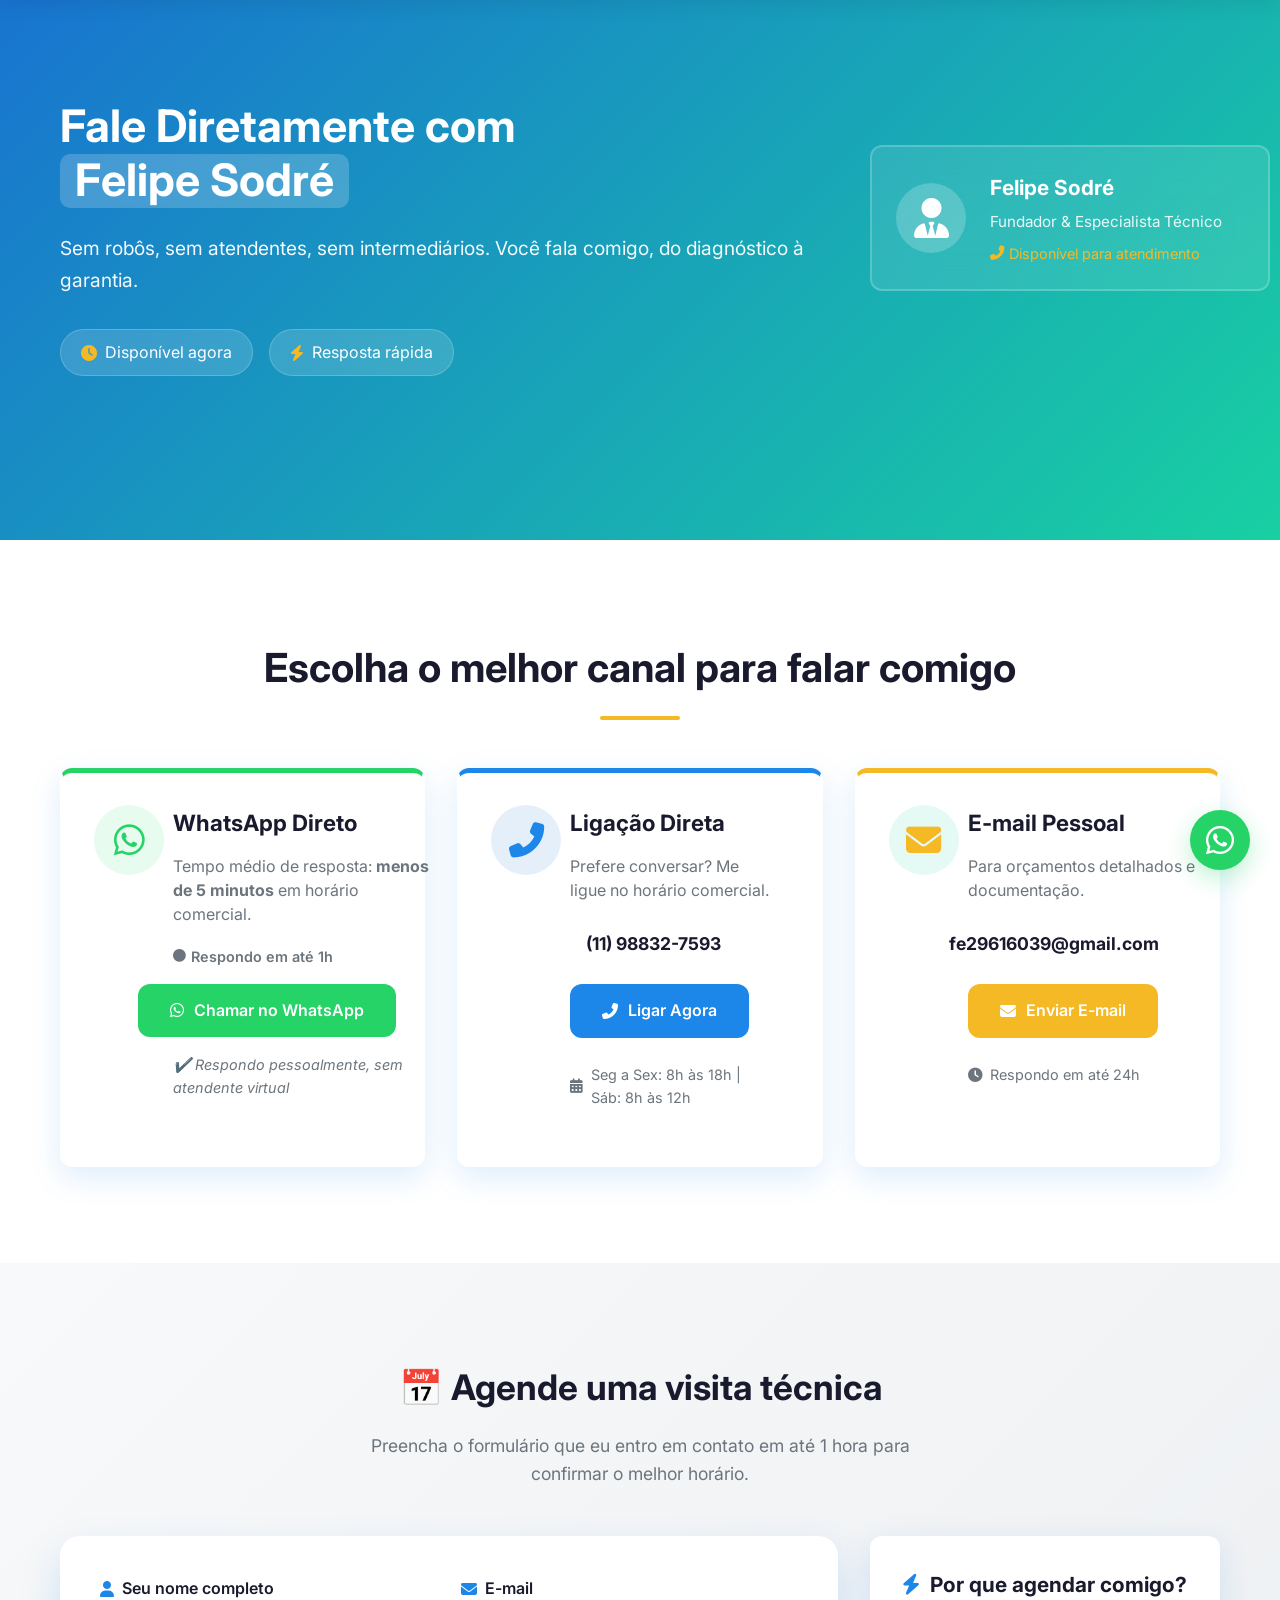
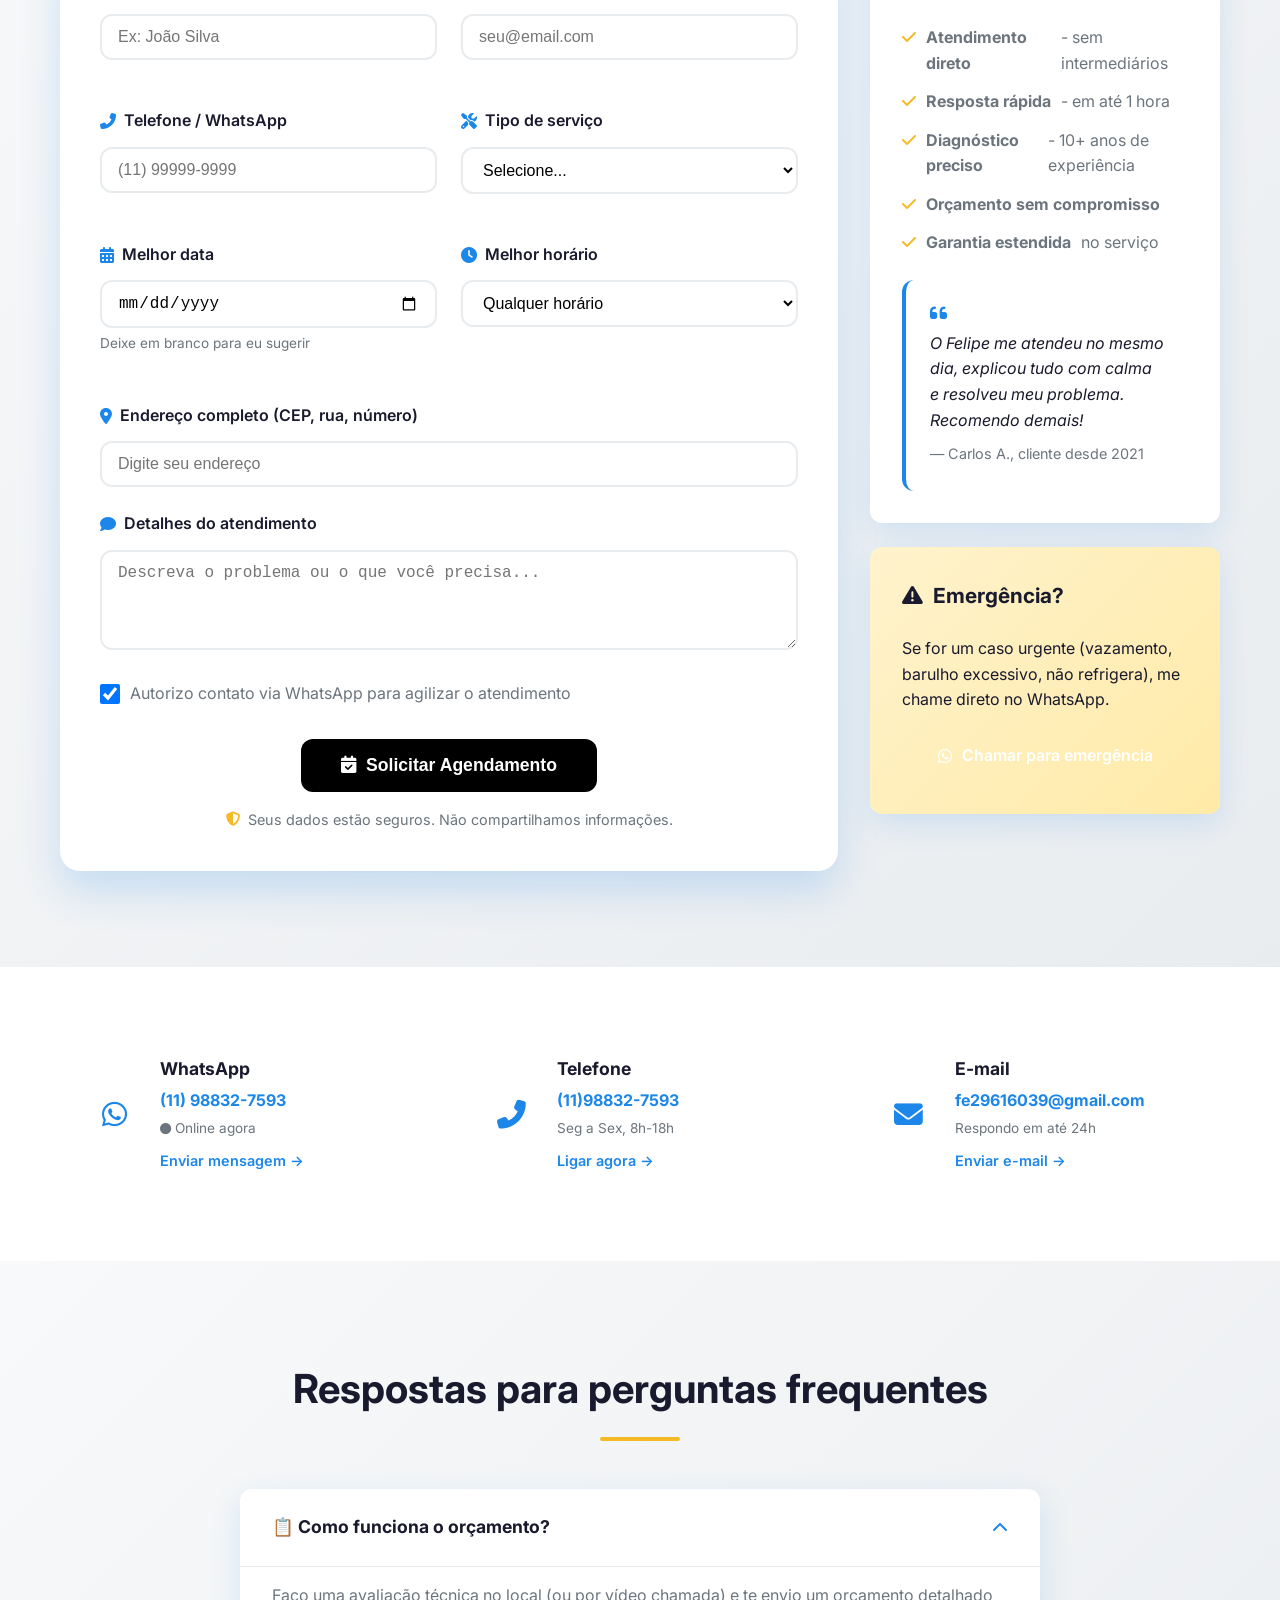
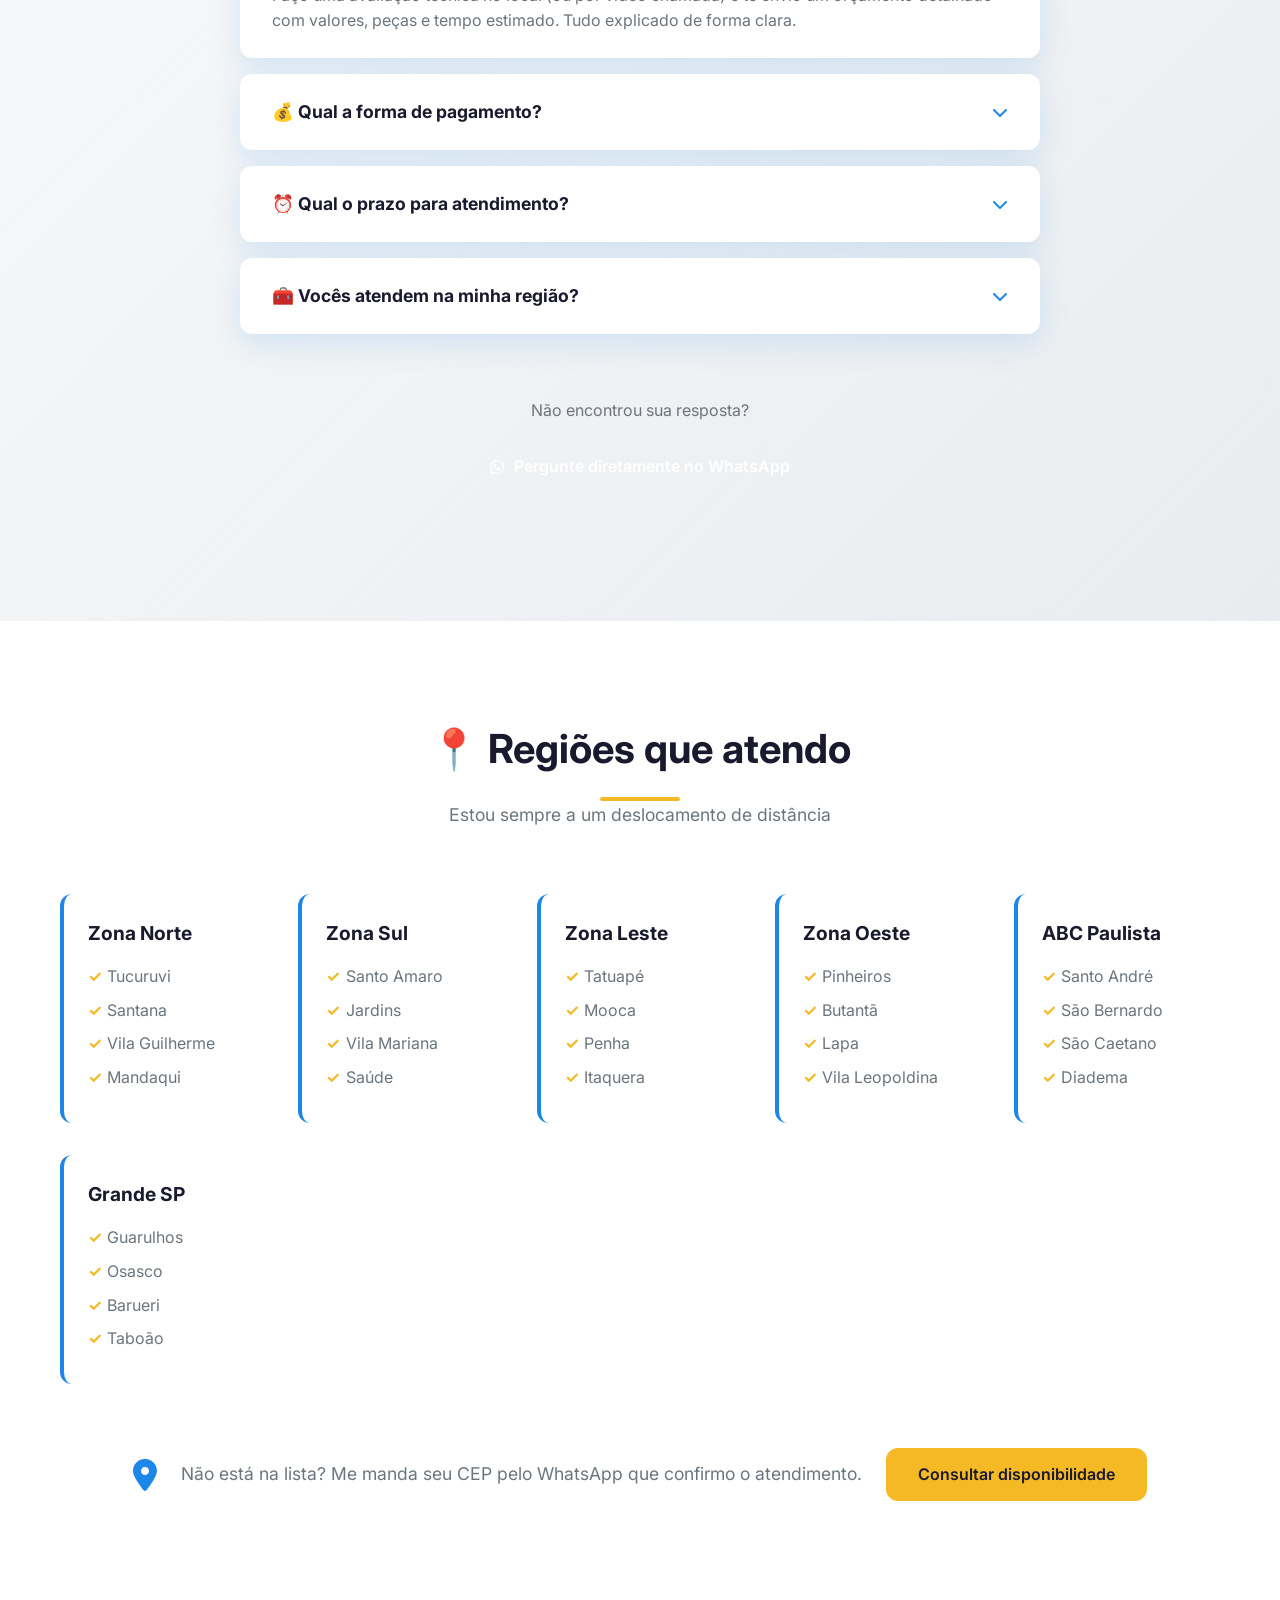
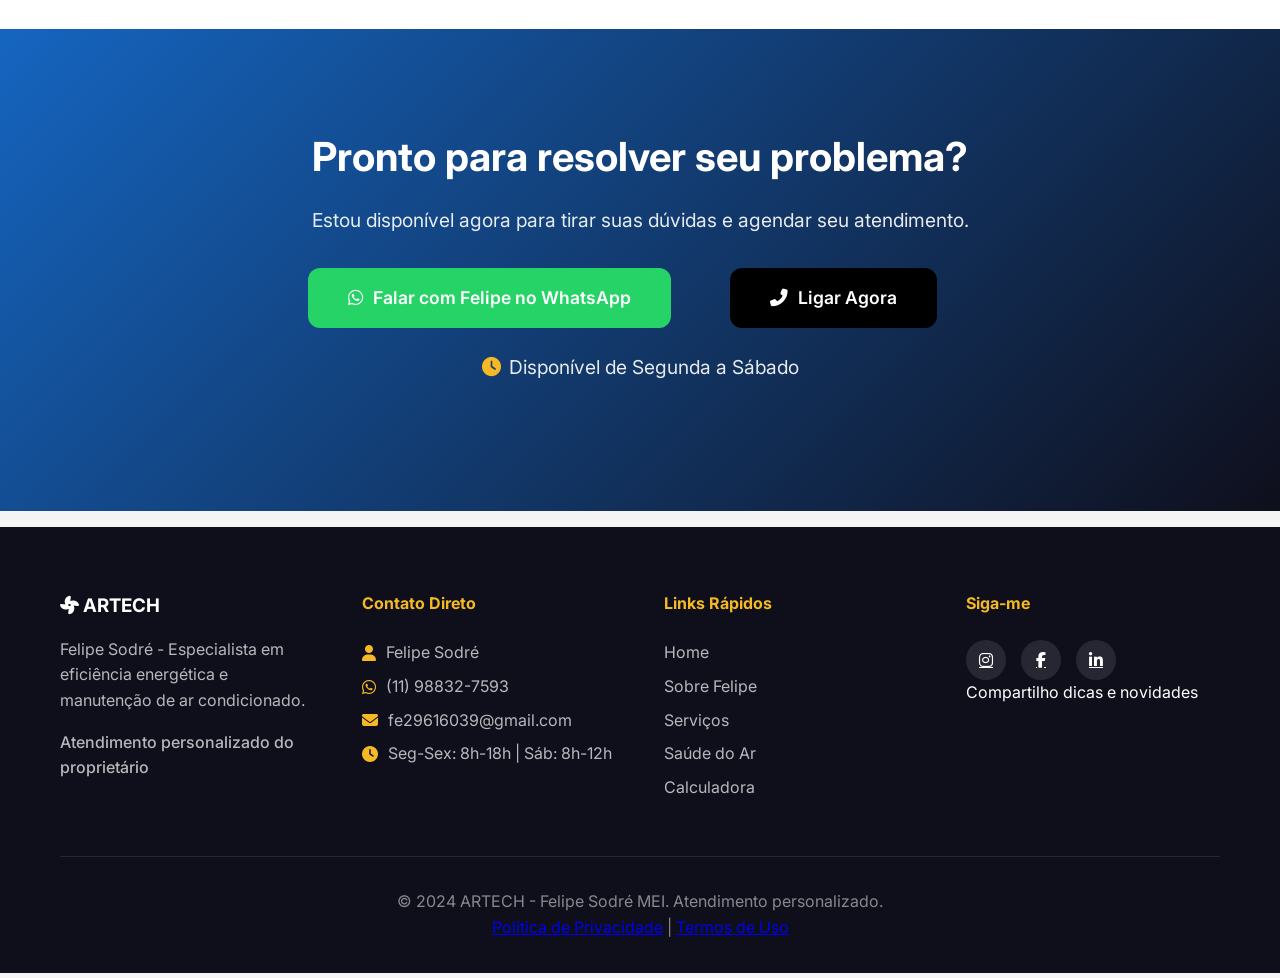
<file: pages/contato.html>
<!DOCTYPE html>
<html lang="pt-br">
<head>
    <meta charset="UTF-8">
    <meta name="viewport" content="width=device-width, initial-scale=1.0">
    <title>Contato - ARTECH | Felipe Sodré - Especialista em Ar Condicionado</title>
    <meta name="description" content="Fale diretamente com Felipe Sodré. WhatsApp, telefone, e-mail ou agendamento online. Atendimento personalizado e rápido.">
    
    <!-- CSS -->
    <link rel="stylesheet" href="../css/global.css">
    <link rel="stylesheet" href="../css/components.css">
    <link rel="stylesheet" href="../css/contato.css">
    
    <!-- Font Awesome -->
    <link rel="stylesheet" href="https://cdnjs.cloudflare.com/ajax/libs/font-awesome/6.4.0/css/all.min.css">
    
    <!-- Google Fonts -->
    <link href="https://fonts.googleapis.com/css2?family=Inter:wght@300;400;500;600;700;800&display=swap" rel="stylesheet">
</head>
<body>
    <!-- HEADER -->
    <header class="header">
        <div class="container">
            <nav class="navbar">
                <a href="../index.html">
              <img src="../assets/images/logo.svg" alt="ARTECH Energia" class="logo-img">
                </a>
                <button class="menu-toggle" id="menuToggle" aria-label="Menu">
                    <i class="fas fa-bars"></i>
                </button>
                
                <ul class="nav-links" id="navLinks">
                    <li><a href="../index.html">Home</a></li>
                    <li><a href="sobre.html">Sobre</a></li>
                    <li><a href="servicos.html">Serviços</a></li>
                    <li><a href="saude.html">Saúde do Ar</a></li>
                    <li><a href="economia.html">Economia</a></li>
                    <li><a href="contato.html" class="btn btn-primary active">Contato</a></li>
                </ul>
            </nav>
        </div>
    </header>

    <!-- HERO CONTATO -->
    <section class="contact-hero">
        <div class="container">
            <div class="hero-content">
                <h1>Fale Diretamente com <span class="highlight">Felipe Sodré</span></h1>
                <p class="lead">Sem robôs, sem atendentes, sem intermediários. Você fala comigo, do diagnóstico à garantia.</p>
                
                <div class="hero-availability">
                    <div class="availability-badge">
                        <i class="fas fa-clock"></i>
                        <span>Disponível agora</span>
                    </div>
                    <div class="availability-badge">
                        <i class="fas fa-bolt"></i>
                        <span>Resposta rápida</span>
                    </div>
                </div>
            </div>
            
            <div class="hero-profile">
                <div class="profile-mini-card">
                    <div class="profile-icon">
                        <i class="fas fa-user-tie"></i>
                    </div>
                    <div class="profile-info">
                        <h4>Felipe Sodré</h4>
                        <p>Fundador & Especialista Técnico</p>
                        <span><i class="fas fa-phone-alt"></i> Disponível para atendimento</span>
                    </div>
                </div>
            </div>
        </div>
    </section>

    <!-- CANAIS DE CONTATO PRIORITÁRIOS -->
    <section class="priority-channels">
        <div class="container">
            <h2 class="section-title">Escolha o melhor canal para falar comigo</h2>
            
            <div class="channels-grid">
                <div class="channel-card whatsapp">
                    <div class="channel-icon">
                        <i class="fab fa-whatsapp"></i>
                    </div>
                    <div class="channel-content">
                        <h3>WhatsApp Direto</h3>
                        <p class="channel-description">Tempo médio de resposta: <strong>menos de 5 minutos</strong> em horário comercial.</p>
                        <div class="channel-availability">
                            <span class="status-online">
                                <i class="fas fa-circle"></i> Online agora
                            </span>
                        </div>
                        <a href="https://wa.me/5511988327593?text=Olá%20Felipe!%20Vi%20o%20site%20da%20ARTECH%20e%20gostaria%20de%20mais%20informações." class="btn btn-whatsapp" target="_blank">
                            <i class="fab fa-whatsapp"></i> Chamar no WhatsApp
                        </a>
                        <p class="channel-note">✔️ Respondo pessoalmente, sem atendente virtual</p>
                    </div>
                </div>
                
                <div class="channel-card phone">
                    <div class="channel-icon">
                        <i class="fas fa-phone-alt"></i>
                    </div>
                    <div class="channel-content">
                        <h3>Ligação Direta</h3>
                        <p class="channel-description">Prefere conversar? Me ligue no horário comercial.</p>
                        <div class="channel-number">
                            <strong>(11) 98832-7593</strong>
                        </div>
                        <a href="tel:+55(11)988327593" class="btn btn-phone">
                            <i class="fas fa-phone-alt"></i> Ligar Agora
                        </a>
                        <br>
                        <br>
                        
                        <div class="channel-hours">
                            <i class="fas fa-calendar-alt"></i>
                            <span>Seg a Sex: 8h às 18h | Sáb: 8h às 12h</span>
                        </div>
                        
                    </div>
                </div>
                
                <div class="channel-card email">
                    <div class="channel-icon">
                        <i class="fas fa-envelope"></i>
                    </div>
                    <div class="channel-content">
                        <h3>E-mail Pessoal</h3>
                        <p class="channel-description">Para orçamentos detalhados e documentação.</p>
                        <div class="channel-email">
                            <strong>fe29616039@gmail.com</strong>
                        </div>
                        <a href="mailto:fe29616039@gmail.com" class="btn btn-email">
                            <i class="fas fa-envelope"></i> Enviar E-mail
                        </a>
                        <br>
                        <br>
                        <div class="channel-response">
                            <i class="fas fa-clock"></i>
                            <span>Respondo em até 24h</span>
                        </div>
                        
                    </div>
                </div>
            </div>
        </div>
    </section>

    <!-- AGENDAMENTO RÁPIDO -->
    <section class="quick-scheduling">
        <div class="container">
            <div class="scheduling-header">
                <h2>📅 Agende uma visita técnica</h2>
                <p>Preencha o formulário que eu entro em contato em até 1 hora para confirmar o melhor horário.</p>
            </div>
            
            <div class="scheduling-container">
                <div class="scheduling-form">
                    <form id="contactForm" class="contact-form">
                        <div class="form-row">
                            <div class="form-group">
                                <label for="nome" class="form-label">
                                    <i class="fas fa-user"></i> Seu nome completo
                                </label>
                                <input type="text" id="nome" class="form-control" placeholder="Ex: João Silva" required>
                                <div class="error-message"></div>
                            </div>
                            
                            <div class="form-group">
                                <label for="email" class="form-label">
                                    <i class="fas fa-envelope"></i> E-mail
                                </label>
                                <input type="email" id="email" class="form-control" placeholder="seu@email.com" required>
                                <div class="error-message"></div>
                            </div>
                        </div>
                        
                        <div class="form-row">
                            <div class="form-group">
                                <label for="telefone" class="form-label">
                                    <i class="fas fa-phone-alt"></i> Telefone / WhatsApp
                                </label>
                                <input type="tel" id="telefone" class="form-control" placeholder="(11) 99999-9999" required>
                                <div class="error-message"></div>
                            </div>
                            
                            <div class="form-group">
                                <label for="servico" class="form-label">
                                    <i class="fas fa-tools"></i> Tipo de serviço
                                </label>
                                <select id="servico" class="form-control">
                                    <option value="">Selecione...</option>
                                    <option value="manutencao-preventiva">Manutenção Preventiva</option>
                                    <option value="limpeza">Limpeza Profissional</option>
                                    <option value="reparo">Reparo / Conserto</option>
                                    <option value="instalacao">Instalação</option>
                                    <option value="eficiencia">Análise de Eficiência Energética</option>
                                    <option value="emergencia">Emergência</option>
                                    <option value="duvida">Apenas uma dúvida</option>
                                </select>
                            </div>
                        </div>
                        
                        <div class="form-row">
                            <div class="form-group">
                                <label for="data" class="form-label">
                                    <i class="fas fa-calendar-alt"></i> Melhor data
                                </label>
                                <input type="date" id="data" class="form-control">
                                <small class="form-hint">Deixe em branco para eu sugerir</small>
                            </div>
                            
                            <div class="form-group">
                                <label for="horario" class="form-label">
                                    <i class="fas fa-clock"></i> Melhor horário
                                </label>
                                <select id="horario" class="form-control">
                                    <option value="">Qualquer horário</option>
                                    <option value="manha">Manhã (8h-12h)</option>
                                    <option value="tarde">Tarde (13h-18h)</option>
                                    <option value="sabado">Sábado</option>
                                </select>
                            </div>
                        </div>
                        
                        <div class="form-group">
                            <label for="endereco" class="form-label">
                                <i class="fas fa-map-marker-alt"></i> Endereço completo (CEP, rua, número)
                            </label>
                            <input type="text" id="endereco" class="form-control" placeholder="Digite seu endereço">
                        </div>
                        
                        <div class="form-group">
                            <label for="mensagem" class="form-label">
                                <i class="fas fa-comment"></i> Detalhes do atendimento
                            </label>
                            <textarea id="mensagem" class="form-control" rows="4" placeholder="Descreva o problema ou o que você precisa..."></textarea>
                        </div>
                        
                        <div class="form-group form-checkbox">
                            <input type="checkbox" id="whatsapp_permission" checked>
                            <label for="whatsapp_permission">
                                Autorizo contato via WhatsApp para agilizar o atendimento
                            </label>
                        </div>
                        
                        <div class="form-actions">
                            <button type="submit" class="btn btn-primary btn-lg">
                                <i class="fas fa-calendar-check"></i> Solicitar Agendamento
                            </button>
                            <p class="form-guarantee">
                                <i class="fas fa-shield-alt"></i> Seus dados estão seguros. Não compartilhamos informações.
                            </p>
                        </div>
                    </form>
                    
                    <div id="formSuccess" class="form-success hidden">
                        <div class="success-icon">
                            <i class="fas fa-check-circle"></i>
                        </div>
                        <h3>Recebi sua solicitação!</h3>
                        <p>Obrigado pelo contato, <span id="successNome"></span>.</p>
                        <p>Vou analisar sua solicitação e retornar em <strong>até 1 hora</strong> pelo WhatsApp para confirmar os detalhes.</p>
                        <div class="success-actions">
                            <a href="https://wa.me/5511988327593" class="btn btn-whatsapp">
                                <i class="fab fa-whatsapp"></i> Enquanto isso, fale comigo
                            </a>
                            <a href="../index.html" class="btn btn-secondary">
                                <i class="fas fa-home"></i> Voltar para Home
                            </a>
                        </div>
                    </div>
                </div>
                
                <div class="scheduling-info">
                    <div class="info-card">
                        <h4><i class="fas fa-bolt"></i> Por que agendar comigo?</h4>
                        <ul>
                            <li><i class="fas fa-check"></i> <strong>Atendimento direto</strong> - sem intermediários</li>
                            <li><i class="fas fa-check"></i> <strong>Resposta rápida</strong> - em até 1 hora</li>
                            <li><i class="fas fa-check"></i> <strong>Diagnóstico preciso</strong> - 10+ anos de experiência</li>
                            <li><i class="fas fa-check"></i> <strong>Orçamento sem compromisso</strong></li>
                            <li><i class="fas fa-check"></i> <strong>Garantia estendida</strong> no serviço</li>
                        </ul>
                        
                        <div class="info-testimonial">
                            <i class="fas fa-quote-left"></i>
                            <p>O Felipe me atendeu no mesmo dia, explicou tudo com calma e resolveu meu problema. Recomendo demais!</p>
                            <cite>— Carlos A., cliente desde 2021</cite>
                        </div>
                    </div>
                    
                    <div class="info-card emergency">
                        <h4><i class="fas fa-exclamation-triangle"></i> Emergência?</h4>
                        <p>Se for um caso urgente (vazamento, barulho excessivo, não refrigera), me chame direto no WhatsApp.</p>
                        <a href="https://wa.me/5511988327593?text=URGENTE!%20Preciso%20de%20atendimento%20emergencial%20no%20meu%20ar%20condicionado." class="btn btn-emergency" target="_blank">
                            <i class="fab fa-whatsapp"></i> Chamar para emergência
                        </a>
                    </div>
                </div>
            </div>
        </div>
    </section>

    <!-- CONTATO RÁPIDO - WHATSAPP FLUTUANTE -->
    <section class="quick-contact">
        <div class="container">
            <div class="quick-contact-grid">
                <div class="quick-contact-item">
                    <div class="quick-icon">
                        <i class="fab fa-whatsapp"></i>
                    </div>
                    <div class="quick-details">
                        <h4>WhatsApp</h4>
                        <strong>(11) 98832-7593</strong>
                        <span class="online-status">
                            <i class="fas fa-circle"></i> Online agora
                        </span>
                        <a href="https://wa.me/11988327593" class="quick-link" target="_blank">Enviar mensagem →</a>
                    </div>
                </div>
                
                <div class="quick-contact-item">
                    <div class="quick-icon">
                        <i class="fas fa-phone-alt"></i>
                    </div>
                    <div class="quick-details">
                        <h4>Telefone</h4>
                        <strong>(11)98832-7593</strong>
                        <span>Seg a Sex, 8h-18h</span>
                        <a href="tel:+5511999999999" class="quick-link">Ligar agora →</a>
                    </div>
                </div>
                
                <div class="quick-contact-item">
                    <div class="quick-icon">
                        <i class="fas fa-envelope"></i>
                    </div>
                    <div class="quick-details">
                        <h4>E-mail</h4>
                        <strong>fe29616039@gmail.com</strong>
                        <span>Respondo em até 24h</span>
                        <a href="mailto:fe29616039@gmail.com" class="quick-link">Enviar e-mail →</a>
                    </div>
                </div>
            </div>
        </div>
    </section>

    <!-- FAQ RÁPIDO -->
    <section class="contact-faq">
        <div class="container">
            <h2 class="section-title">Respostas para perguntas frequentes</h2>
            
            <div class="faq-grid">
                <div class="faq-item">
                    <div class="faq-question">
                        <h4>📋 Como funciona o orçamento?</h4>
                        <i class="fas fa-chevron-down"></i>
                    </div>
                    <div class="faq-answer">
                        <p>Faço uma avaliação técnica no local (ou por vídeo chamada) e te envio um orçamento detalhado com valores, peças e tempo estimado. Tudo explicado de forma clara.</p>
                    </div>
                </div>
                
                <div class="faq-item">
                    <div class="faq-question">
                        <h4>💰 Qual a forma de pagamento?</h4>
                        <i class="fas fa-chevron-down"></i>
                    </div>
                    <div class="faq-answer">
                        <p>Aceito dinheiro, PIX, cartão de crédito/débito (na hora) e transferência bancária. Parcelamento em até 12x no cartão.</p>
                    </div>
                </div>
                
                <div class="faq-item">
                    <div class="faq-question">
                        <h4>⏰ Qual o prazo para atendimento?</h4>
                        <i class="fas fa-chevron-down"></i>
                    </div>
                    <div class="faq-answer">
                        <p>Agendamentos normais: 2-3 dias úteis. Emergências: atendimento no mesmo dia ou no máximo 24h.</p>
                    </div>
                </div>
                
                <div class="faq-item">
                    <div class="faq-question">
                        <h4>🧰 Vocês atendem na minha região?</h4>
                        <i class="fas fa-chevron-down"></i>
                    </div>
                    <div class="faq-answer">
                        <p>Atendo toda a Grande São Paulo e algumas regiões do ABCD. Me manda seu CEP que confirmo na hora.</p>
                    </div>
                </div>
            </div>
            
            <div class="faq-more">
                <p>Não encontrou sua resposta?</p>
                <a href="https://wa.me/11988327593" class="btn btn-primary">
                    <i class="fab fa-whatsapp"></i> Pergunte diretamente no WhatsApp
                </a>
            </div>
        </div>
    </section>

    <!-- ÁREAS DE ATENDIMENTO -->
    <section class="service-areas">
        <div class="container">
            <h2 class="section-title">📍 Regiões que atendo</h2>
            <p class="section-subtitle">Estou sempre a um deslocamento de distância</p>
            
            <div class="areas-grid">
                <div class="area-card">
                    <h4>Zona Norte</h4>
                    <ul>
                        <li>Tucuruvi</li>
                        <li>Santana</li>
                        <li>Vila Guilherme</li>
                        <li>Mandaqui</li>
                    </ul>
                </div>
                
                <div class="area-card">
                    <h4>Zona Sul</h4>
                    <ul>
                        <li>Santo Amaro</li>
                        <li>Jardins</li>
                        <li>Vila Mariana</li>
                        <li>Saúde</li>
                    </ul>
                </div>
                
                <div class="area-card">
                    <h4>Zona Leste</h4>
                    <ul>
                        <li>Tatuapé</li>
                        <li>Mooca</li>
                        <li>Penha</li>
                        <li>Itaquera</li>
                    </ul>
                </div>
                
                <div class="area-card">
                    <h4>Zona Oeste</h4>
                    <ul>
                        <li>Pinheiros</li>
                        <li>Butantã</li>
                        <li>Lapa</li>
                        <li>Vila Leopoldina</li>
                    </ul>
                </div>
                
                <div class="area-card">
                    <h4>ABC Paulista</h4>
                    <ul>
                        <li>Santo André</li>
                        <li>São Bernardo</li>
                        <li>São Caetano</li>
                        <li>Diadema</li>
                    </ul>
                </div>
                
                <div class="area-card">
                    <h4>Grande SP</h4>
                    <ul>
                        <li>Guarulhos</li>
                        <li>Osasco</li>
                        <li>Barueri</li>
                        <li>Taboão</li>
                    </ul>
                </div>
            </div>
            
            <div class="area-note">
                <i class="fas fa-map-marker-alt"></i>
                <p>Não está na lista? Me manda seu CEP pelo WhatsApp que confirmo o atendimento.</p>
                <a href="https://wa.me/5511988327593" class="btn btn-secondary">Consultar disponibilidade</a>
            </div>
        </div>
    </section>

    <!-- CTA FINAL -->
    <section class="final-cta">
        <div class="container">
            <div class="cta-content">
                <h2>Pronto para resolver seu problema?</h2>
                <p>Estou disponível agora para tirar suas dúvidas e agendar seu atendimento.</p>
                
                <div class="cta-buttons">
                    <a href="https://wa.me/5511988327593" class="btn btn-whatsapp btn-lg" target="_blank">
                        <i class="fab fa-whatsapp"></i> Falar com Felipe no WhatsApp
                    </a>
                    <a href="tel:+5511988327593" class="btn btn-primary btn-lg">
                        <i class="fas fa-phone-alt"></i> Ligar Agora
                    </a>
                </div>
                
                <p class="cta-note">
                    <i class="fas fa-clock"></i> Disponível de Segunda a Sábado
                </p>
            </div>
        </div>
    </section>

    <!-- FOOTER -->
    <footer class="footer">
        <div class="container">
            <div class="footer-content">
                <div class="footer-brand">
                    <h3><i class="fas fa-fan"></i> ART<span>ECH</span></h3>
                    <p>Felipe Sodré - Especialista em eficiência energética e manutenção de ar condicionado.</p>
                    <p class="tagline">Atendimento personalizado do proprietário</p>
                </div>
                
                <div class="footer-contact">
                    <h4>Contato Direto</h4>
                    <p><i class="fas fa-user"></i> Felipe Sodré</p>
                    <p><i class="fab fa-whatsapp"></i> (11) 98832-7593</p>
                    <p><i class="fas fa-envelope"></i> fe29616039@gmail.com</p>
                    <p><i class="fas fa-clock"></i> Seg-Sex: 8h-18h | Sáb: 8h-12h</p>
                </div>
                
                <div class="footer-links">
                    <h4>Links Rápidos</h4>
                    <ul>
                        <li><a href="index.html">Home</a></li>
                        <li><a href="sobre.html">Sobre Felipe</a></li>
                        <li><a href="servicos.html">Serviços</a></li>
                        <li><a href="saude.html">Saúde do Ar</a></li>
                        <li><a href="economia.html">Calculadora</a></li>
                    </ul>
                </div>
                
                <div class="footer-social">
                    <h4>Siga-me</h4>
                    <div class="social-icons">
                        <a href="#" aria-label="Instagram"><i class="fab fa-instagram"></i></a>
                        <a href="#" aria-label="Facebook"><i class="fab fa-facebook-f"></i></a>
                        <a href="#" aria-label="LinkedIn"><i class="fab fa-linkedin-in"></i></a>
                    </div>
                    <p class="social-note">Compartilho dicas e novidades</p>
                </div>
            </div>
            
            <div class="footer-bottom">
                <p>&copy; 2024 ARTECH - Felipe Sodré MEI. Atendimento personalizado.</p>
                <p><a href="politica.html">Política de Privacidade</a> | <a href="termos.html">Termos de Uso</a></p>
            </div>
        </div>
    </footer>

    <!-- BOTÃO WHATSAPP FLUTUANTE -->
    <a href="https://wa.me/5511988327593?text=Olá%20Felipe!%20Vi%20o%20site%20da%20ARTECH%20e%20gostaria%20de%20mais%20informações." 
       class="whatsapp-float" 
       target="_blank"
       aria-label="Chamar no WhatsApp">
        <i class="fab fa-whatsapp"></i>
        <span class="whatsapp-tooltip">Falar com Felipe</span>
    </a>

    <!-- JavaScript -->
    <script src="../js/global.js"></script>
    <script src="../js/contato.js"></script>
</body>
</html>
</file>
<file: css/global.css>
/* ===== css/global.css ===== */
* {
    margin: 0;
    padding: 0;
    box-sizing: border-box;
}

:root {
    --primary: #1C86E9;
    --primary-dark: #1565C0;
    --primary-light: #63B8EF;
    --primary-soft: #B4E0F4;
    --secondary: #F5B925;
    --secondary-dark: #e0a020;
    --background: #F4F4F5;
    --dark: #1A1A2E;
    --darker: #0F0F1C;
    --light: #FFFFFF;
    --gray: #6C757D;
    --gray-light: #E9ECEF;
    --shadow: 0 10px 30px rgba(28, 134, 233, 0.15);
    --shadow-lg: 0 20px 40px rgba(28, 134, 233, 0.2);
    --radius: 12px;
    --radius-lg: 20px;
}

body {
    font-family: 'Inter', sans-serif;
    color: var(--dark);
    background: var(--background);
    line-height: 1.6;
    overflow-x: hidden;
}

.container {
    width: 100%;
    max-width: 1200px;
    margin: 0 auto;
    padding: 0 20px;
}

/* ===== HEADER FIXO ===== */
.header {
    background: var(--light);
    box-shadow: var(--shadow);
    position: fixed;
    width: 100%;
    top: 0;
    left: 0;
    z-index: 1000;
    height: 80px;
    display: flex;
    align-items: center;
}

.navbar {
    display: flex;
    justify-content: space-between;
    align-items: center;
    width: 100%;
}

.logo-img {
    height: 90px;
    width: auto;
    display: block;
}

.nav-links {
    display: flex;
    align-items: center;
    gap: 2rem;
    list-style: none;
}

.nav-links a {
    color: var(--dark);
    text-decoration: none;
    font-weight: 500;
    font-size: 1rem;
    padding: 0.5rem 1rem;
    border-radius: var(--radius);
    transition: all 0.3s ease;
    white-space: nowrap;
}

.nav-links a:hover {
    color: var(--primary);
    background: var(--primary-soft);
}

.nav-links a.active {
    color: var(--primary);
    background: var(--primary-soft);
}

.nav-links .btn-primary {
    background: var(--primary);
    color: white;
    padding: 0.5rem 1.5rem;
}

.nav-links .btn-primary:hover {
    background: var(--primary-dark);
    color: white;
}

/* ===== MENU MOBILE ===== */
.menu-toggle {
    display: none;
    background: none;
    border: none;
    font-size: 1.5rem;
    color: var(--primary);
    cursor: pointer;
}

@media (max-width: 768px) {
    .header {
        height: 70px;
    }
    
    .logo-img {
        height: 40px;
    }
    
    .menu-toggle {
        display: block;
    }
    
    .nav-links {
        position: fixed;
        top: 70px;
        left: -100%;
        flex-direction: column;
        background: var(--light);
        width: 100%;
        height: calc(100vh - 70px);
        padding: 2rem;
        box-shadow: var(--shadow-lg);
        transition: left 0.3s ease;
        gap: 1rem;
        overflow-y: auto;
    }
    
    .nav-links.active {
        left: 0;
    }
    
    .nav-links li {
        width: 100%;
    }
    
    .nav-links a {
        display: block;
        text-align: center;
        padding: 1rem;
        font-size: 1.1rem;
    }
}

/* ===== PADDING DO CONTEÚDO ===== */
main, section:first-of-type {
    padding-top: 80px;
}

@media (max-width: 768px) {
    main, section:first-of-type {
        padding-top: 70px;
    }
}

/* ===== BOTÕES ===== */
.btn {
    display: inline-flex;
    align-items: center;
    justify-content: center;
    gap: 10px;
    padding: 14px 32px;
    font-weight: 600;
    text-decoration: none;
    border-radius: var(--radius);
    border: none;
    cursor: pointer;
    transition: all 0.3s ease;
    white-space: nowrap;
}

.btn-primary {
    background: var(--gradient);
    color: white;
}

.btn-primary:hover {
    background: linear-gradient(135deg, var(--primary-dark), var(--primary-light));
    transform: translateY(-3px);
    box-shadow: var(--shadow-lg);
}

.btn-secondary {
    background: var(--secondary);
    color: var(--dark);
}

.btn-secondary:hover {
    background: var(--secondary-dark);
    transform: translateY(-3px);
}

.btn-lg {
    padding: 16px 40px;
    font-size: 1.1rem;
}

/* ===== TÍTULOS ===== */
.section-title {
    text-align: center;
    font-size: 2.5rem;
    color: var(--dark);
    margin-bottom: 1rem;
    font-weight: 700;
}

.section-title::after {
    content: '';
    display: block;
    width: 80px;
    height: 4px;
    background: var(--secondary);
    margin: 1rem auto 0;
    border-radius: 2px;
}

.section-subtitle {
    text-align: center;
    color: var(--gray);
    font-size: 1.1rem;
    max-width: 700px;
    margin: -1rem auto 4rem;
    line-height: 1.6;
}

/* ===== FOOTER ===== */
.footer {
    background: var(--darker);
    color: white;
    padding: 4rem 0 2rem;
    margin-top: 1rem;
}

.footer-content {
    display: grid;
    grid-template-columns: repeat(auto-fit, minmax(250px, 1fr));
    gap: 3rem;
    margin-bottom: 3rem;
}

.footer-brand p {
    color: rgba(255, 255, 255, 0.7);
    margin-top: 1rem;
}

.footer-logo {
    height: 40px;
    margin-bottom: 1rem;
}

.footer h4 {
    color: var(--secondary);
    margin-bottom: 1.5rem;
}

.footer-contact p {
    color: rgba(255, 255, 255, 0.7);
    margin-bottom: 0.5rem;
    display: flex;
    align-items: center;
    gap: 10px;
}

.footer-contact i {
    color: var(--secondary);
}

.footer-links ul {
    list-style: none;
    padding: 0;
}

.footer-links li {
    margin-bottom: 0.5rem;
}

.footer-links a {
    color: rgba(255, 255, 255, 0.7);
    text-decoration: none;
    transition: all 0.3s ease;
}

.footer-links a:hover {
    color: var(--secondary);
    padding-left: 5px;
}

.social-icons {
    display: flex;
    gap: 15px;
}

.social-icons a {
    display: inline-flex;
    align-items: center;
    justify-content: center;
    width: 40px;
    height: 40px;
    background: rgba(255, 255, 255, 0.1);
    border-radius: 50%;
    color: white;
    transition: all 0.3s ease;
}

.social-icons a:hover {
    background: var(--secondary);
    transform: translateY(-3px);
    color: var(--dark);
}

.footer-bottom {
    border-top: 1px solid rgba(255, 255, 255, 0.1);
    padding-top: 2rem;
    text-align: center;
    color: rgba(255, 255, 255, 0.5);
}

.tagline {
    color: var(--secondary);
    font-weight: 500;
    margin-top: 0.5rem;
}

/* ===== WHATSAPP FLUTUANTE ===== */
.whatsapp-float {
    position: fixed;
    bottom: 30px;
    right: 30px;
    width: 60px;
    height: 60px;
    background: var(--secondary);
    color: var(--dark);
    border-radius: 50%;
    display: flex;
    align-items: center;
    justify-content: center;
    font-size: 2rem;
    box-shadow: 0 8px 25px rgba(245, 185, 37, 0.3);
    transition: all 0.3s ease;
    z-index: 1000;
    text-decoration: none;
}

.whatsapp-float:hover {
    transform: scale(1.1);
    background: var(--secondary-dark);
}

.whatsapp-tooltip {
    position: absolute;
    right: 70px;
    background: var(--dark);
    color: white;
    padding: 8px 15px;
    border-radius: 20px;
    font-size: 0.9rem;
    white-space: nowrap;
    opacity: 0;
    visibility: hidden;
    transition: all 0.3s ease;
}

.whatsapp-float:hover .whatsapp-tooltip {
    opacity: 1;
    visibility: visible;
    right: 80px;
}
</file>
<file: css/components.css>
/* css/components.css */

/* CARD DE SERVIÇO */
.service-card {
  background: white;
  border-radius: var(--radius);
  padding: 2.5rem;
  box-shadow: var(--shadow);
  transition: var(--transition);
  height: 100%;
  border: 2px solid transparent;
  position: relative;
  overflow: hidden;
}

.service-card::before {
  content: '';
  position: absolute;
  top: 0;
  left: 0;
  width: 100%;
  height: 5px;
  background: var(--gradient);
}

.service-card:hover {
  transform: translateY(-10px);
  box-shadow: var(--shadow-lg);
  border-color: var(--primary);
}

.service-icon {
  font-size: 3.5rem;
  margin-bottom: 1.5rem;
  color: var(--primary);
  display: inline-block;
}

/* CARD DE TIME */
.team-card {
  background: white;
  border-radius: var(--radius);
  padding: 2rem;
  text-align: center;
  box-shadow: var(--shadow);
  transition: var(--transition);
}

.team-card:hover {
  transform: translateY(-5px);
}

.team-img {
  width: 150px;
  height: 150px;
  border-radius: 50%;
  margin: 0 auto 1.5rem;
  overflow: hidden;
  border: 5px solid var(--gray-light);
}

.team-img img {
  width: 100%;
  height: 100%;
  object-fit: cover;
}

/* FORMULÁRIOS */
.form-group {
  margin-bottom: 1.5rem;
}

.form-label {
  display: block;
  margin-bottom: 0.5rem;
  font-weight: 600;
  color: var(--dark);
}

.form-control {
  width: 100%;
  padding: 14px 18px;
  border: 2px solid var(--gray-light);
  border-radius: var(--radius);
  font-size: 1rem;
  transition: var(--transition);
  background: white;
}

.form-control:focus {
  outline: none;
  border-color: var(--primary);
  box-shadow: 0 0 0 3px rgba(0, 102, 204, 0.1);
}

.form-control.error {
  border-color: var(--accent);
}

.error-message {
  color: var(--accent);
  font-size: 0.875rem;
  margin-top: 0.25rem;
  display: none;
}

.error-message.show {
  display: block;
}

/* GRIDS */
.grid-2 {
  display: grid;
  grid-template-columns: repeat(2, 1fr);
  gap: 3rem;
  align-items: center;
}

.grid-3 {
  display: grid;
  grid-template-columns: repeat(3, 1fr);
  gap: 2rem;
}

.grid-4 {
  display: grid;
  grid-template-columns: repeat(4, 1fr);
  gap: 2rem;
}

/* STATS */
.stats-grid {
  display: grid;
  grid-template-columns: repeat(auto-fit, minmax(200px, 1fr));
  gap: 2rem;
  margin: 3rem 0;
}

.stat-card {
  background: white;
  border-radius: var(--radius);
  padding: 2rem;
  text-align: center;
  box-shadow: var(--shadow);
  position: relative;
  overflow: hidden;
}

.stat-card::before {
  content: '';
  position: absolute;
  top: 0;
  left: 0;
  right: 0;
  height: 4px;
  background: var(--gradient);
}

.stat-number {
  font-size: 3rem;
  font-weight: 800;
  color: var(--primary);
  margin-bottom: 0.5rem;
}

.stat-label {
  color: var(--gray);
  font-size: 1.1rem;
}

/* BANNER */
.banner {
  background: var(--gradient);
  color: white;
  padding: 4rem 0;
  text-align: center;
  position: relative;
  overflow: hidden;
}

.banner::before {
  content: '';
  position: absolute;
  top: 0;
  left: 0;
  right: 0;
  bottom: 0;
  background: url('../assets/images/pattern.svg') repeat;
  opacity: 0.1;
}

.banner h2 {
  color: white;
  margin-bottom: 1rem;
}

.banner h2::after {
  background: white;
  left: 50%;
  transform: translateX(-50%);
}

/* RESPONSIVIDADE DOS COMPONENTES */
@media (max-width: 1024px) {
  .grid-4 {
    grid-template-columns: repeat(2, 1fr);
  }
}

@media (max-width: 768px) {
  .grid-2, .grid-3, .grid-4 {
    grid-template-columns: 1fr;
    gap: 1.5rem;
  }
  
  .service-card, .team-card, .stat-card {
    padding: 2rem;
  }
}
</file>
<file: css/contato.css>
/* css/contato.css */

/* HERO CONTATO */
.contact-hero {
    min-height: 60vh;
    background: linear-gradient(135deg, rgba(0, 102, 204, 0.9), rgba(0, 204, 153, 0.9));
    color: white;
    padding: 120px 0 60px;
    position: relative;
    overflow: hidden;
}

.contact-hero .container {
    display: grid;
    grid-template-columns: 1fr 350px;
    gap: 4rem;
    align-items: center;
}

.hero-content h1 {
    font-size: 2.8rem;
    color: white;
    margin-bottom: 1.5rem;
    line-height: 1.2;
}

.hero-content .highlight {
    background: rgba(255, 255, 255, 0.2);
    padding: 0 15px;
    border-radius: 10px;
    display: inline-block;
    backdrop-filter: blur(10px);
}

.hero-content .lead {
    font-size: 1.2rem;
    color: rgba(255, 255, 255, 0.95);
    margin-bottom: 2rem;
    line-height: 1.7;
}
.hero-content{
    position: relative;
    top:20px;
}

.hero-availability {
    display: flex;
    gap: 1rem;
    flex-wrap: wrap;
}

.availability-badge {
    display: inline-flex;
    align-items: center;
    gap: 8px;
    background: rgba(255, 255, 255, 0.15);
    backdrop-filter: blur(10px);
    padding: 10px 20px;
    border-radius: 40px;
    border: 1px solid rgba(255, 255, 255, 0.2);
}

.availability-badge i {
    color: var(--secondary);
}

.profile-mini-card {
    background: rgba(255, 255, 255, 0.1);
    backdrop-filter: blur(20px);
    border-radius: var(--radius);
    padding: 1.5rem;
    display: flex;
    align-items: center;
    gap: 1.5rem;
    border: 2px solid rgba(255, 255, 255, 0.2);
}

.profile-icon {
    width: 70px;
    height: 70px;
    background: rgba(255, 255, 255, 0.2);
    border-radius: 50%;
    display: flex;
    align-items: center;
    justify-content: center;
    font-size: 2.5rem;
    color: white;
}

.profile-info h4 {
    color: white;
    margin-bottom: 0.3rem;
    font-size: 1.3rem;
}

.profile-info p {
    color: rgba(255, 255, 255, 0.9);
    margin-bottom: 0.5rem;
    font-size: 0.95rem;
}

.profile-info span {
    display: flex;
    align-items: center;
    gap: 5px;
    color: var(--secondary);
    font-size: 0.9rem;
}

/* CANAIS PRIORITÁRIOS */
.priority-channels {
    padding: 6rem 0;
    background: white;
}

.channels-grid {
    display: grid;
    grid-template-columns: repeat(auto-fit, minmax(350px, 1fr));
    gap: 2rem;
    margin-top: 3rem;
}

.channel-card {
    background: var(--light);
    border-radius: var(--radius);
    padding: 2rem;
    display: flex;
    gap: 1.5rem;
    box-shadow: var(--shadow);
    border: 2px solid transparent;
    transition: var(--transition);
}

.channel-card:hover {
    transform: translateY(-10px);
    box-shadow: var(--shadow-lg);
}

.channel-card.whatsapp {
    border-top: 5px solid #25D366;
    
}

.channel-card.phone {
    border-top: 5px solid var(--primary);
}

.channel-card.email {
    border-top: 5px solid var(--secondary);
}

.channel-icon {
    width: 70px;
    height: 70px;
    border-radius: 50%;
    display: flex;
    align-items: center;
    justify-content: center;
    font-size: 2.2rem;
    flex-shrink: 0;
}

.channel-card.whatsapp .channel-icon {
    background: rgba(37, 211, 102, 0.1);
    color: #25D366;
    
}

.channel-card.phone .channel-icon {
    background: rgba(0, 102, 204, 0.1);
    color: var(--primary);
}

.channel-card.email .channel-icon {
    background: rgba(0, 204, 153, 0.1);
    color: var(--secondary);
}

.channel-content {
    flex: 1;
    position: relative;
    right: 15px;
}
.btn.btn-whatsapp{
    position: relative;
    right: 35px;
}

.channel-content h3 {
    color: var(--dark);
    margin-bottom: 0.8rem;
    font-size: 1.4rem;
}

.channel-description {
    color: var(--gray);
    margin-bottom: 1rem;
    line-height: 1.5;
}

.status-online {
    display: inline-flex;
    align-items: center;
    gap: 5px;
    color: #25D366;
    font-size: 0.9rem;
    font-weight: 600;
    margin-bottom: 1rem;
}

.status-online i {
    font-size: 0.8rem;
}
    .channel-email{
        justify-content: center;
        position: relative;
        right: 35px;
    }
    .btn.btn-primary.btn-lg{
        background-color: black;
    }

.channel-number, .channel-email {
    background: white;
    padding: 0.8rem 1rem;
    border-radius: var(--radius);
    margin-bottom: 0.8rem;
    font-size: 1.1rem;
}

.channel-hours, .channel-response {
    display: flex;
    align-items: center;
    gap: 8px;
    color: var(--gray);
    font-size: 0.9rem;
    margin-bottom: 1.5rem;
}

.btn-whatsapp {
    background: #25D366;
    color: white;
    border: none;
}

.btn-whatsapp:hover {
    background: #128C7E;
    color: white;
}

.btn-phone {
    background: var(--primary);
    color: white;
}

.btn-phone:hover {
    background: var(--primary-dark);
    color: white;
}

.btn-email {
    background: var(--secondary);
    color: white;
}

.btn-email:hover {
    background: var(--secondary-dark);
    color: white;
}

.channel-note {
    margin-top: 1rem;
    font-size: 0.9rem;
    color: var(--gray);
    font-style: italic;
}

/* AGENDAMENTO RÁPIDO */
.quick-scheduling {
    padding: 6rem 0;
    background: linear-gradient(135deg, #f8f9fa 0%, #e9ecef 100%);
}

.scheduling-header {
    text-align: center;
    margin-bottom: 3rem;
}

.scheduling-header h2 {
    color: var(--dark);
    font-size: 2.2rem;
    margin-bottom: 1rem;
}

.scheduling-header p {
    color: var(--gray);
    font-size: 1.1rem;
    max-width: 600px;
    margin: 0 auto;
}

.scheduling-container {
    display: grid;
    grid-template-columns: 1fr 350px;
    gap: 2rem;
    max-width: 1200px;
    margin: 0 auto;
}

/* FORMULÁRIO */
.scheduling-form {
    background: white;
    border-radius: var(--radius-lg);
    padding: 2.5rem;
    box-shadow: var(--shadow-lg);
}

.form-row {
    display: grid;
    grid-template-columns: 1fr 1fr;
    gap: 1.5rem;
    margin-bottom: 1.5rem;
}

.form-group {
    margin-bottom: 1.5rem;
}

.form-label {
    display: flex;
    align-items: center;
    gap: 8px;
    margin-bottom: 0.8rem;
    font-weight: 600;
    color: var(--dark);
}

.form-label i {
    color: var(--primary);
}

.form-control {
    width: 100%;
    padding: 12px 16px;
    border: 2px solid var(--gray-light);
    border-radius: var(--radius);
    font-size: 1rem;
    transition: var(--transition);
}

.form-control:focus {
    border-color: var(--primary);
    box-shadow: 0 0 0 3px rgba(0, 102, 204, 0.1);
    outline: none;
}

.form-control.error {
    border-color: var(--accent);
}

.error-message {
    color: var(--accent);
    font-size: 0.85rem;
    margin-top: 0.3rem;
    display: none;
}

.error-message.show {
    display: block;
}

.form-hint {
    display: block;
    color: var(--gray);
    font-size: 0.85rem;
    margin-top: 0.3rem;
}

.form-checkbox {
    display: flex;
    align-items: center;
    gap: 10px;
}

.form-checkbox input[type="checkbox"] {
    width: 20px;
    height: 20px;
    cursor: pointer;
}

.form-checkbox label {
    color: var(--gray);
    cursor: pointer;
}

.form-actions {
    margin-top: 2rem;
    text-align: center;
}

.form-guarantee {
    margin-top: 1rem;
    font-size: 0.9rem;
    color: var(--gray);
    display: flex;
    align-items: center;
    justify-content: center;
    gap: 8px;
}

.form-guarantee i {
    color: var(--secondary);
}

/* SUCESSO DO FORMULÁRIO */
.form-success {
    text-align: center;
    padding: 2rem;
}

.form-success.hidden {
    display: none;
}

.success-icon {
    width: 80px;
    height: 80px;
    background: rgba(0, 204, 153, 0.1);
    border-radius: 50%;
    display: flex;
    align-items: center;
    justify-content: center;
    font-size: 3rem;
    color: var(--secondary);
    margin: 0 auto 1.5rem;
}

.form-success h3 {
    color: var(--dark);
    margin-bottom: 1rem;
    font-size: 1.8rem;
}

.form-success p {
    color: var(--gray);
    margin-bottom: 0.8rem;
    font-size: 1.1rem;
}

.success-actions {
    display: flex;
    gap: 1rem;
    justify-content: center;
    margin-top: 2rem;
    flex-wrap: wrap;
}

/* SIDEBAR DE AGENDAMENTO */
.scheduling-info {
    display: flex;
    flex-direction: column;
    gap: 1.5rem;
}

.info-card {
    background: white;
    border-radius: var(--radius);
    padding: 2rem;
    box-shadow: var(--shadow);
}

.info-card h4 {
    display: flex;
    align-items: center;
    gap: 10px;
    color: var(--dark);
    margin-bottom: 1.5rem;
    font-size: 1.3rem;
}

.info-card h4 i {
    color: var(--primary);
}

.info-card ul {
    list-style: none;
    padding: 0;
    margin: 0 0 1.5rem 0;
}

.info-card li {
    display: flex;
    align-items: flex-start;
    gap: 10px;
    margin-bottom: 0.8rem;
    color: var(--gray);
}

.info-card li i {
    color: var(--secondary);
    margin-top: 4px;
}

.info-testimonial {
    background: var(--light);
    padding: 1.5rem;
    border-radius: var(--radius);
    border-left: 4px solid var(--primary);
    font-style: italic;
    margin-top: 1.5rem;
}

.info-testimonial i {
    color: var(--primary);
    font-size: 1.2rem;
    margin-bottom: 0.5rem;
    display: block;
}

.info-testimonial p {
    color: var(--dark);
    margin-bottom: 0.5rem;
}

.info-testimonial cite {
    color: var(--gray);
    font-size: 0.9rem;
    font-style: normal;
}

.info-card.emergency {
    background: linear-gradient(135deg, #fff3cd, #ffeaa7);
    border-left: 5px solid var(--accent);
}

.info-card.emergency h4 i {
    color: var(--accent);
}

.btn-emergency {
    background: var(--accent);
    color: white;
    width: 100%;
    margin-top: 1rem;
}

.btn-emergency:hover {
    background: #E64A2E;
    color: white;
}

/* CONTATO RÁPIDO */
.quick-contact {
    padding: 4rem 0;
    background: white;
}

.quick-contact-grid {
    display: grid;
    grid-template-columns: repeat(auto-fit, minmax(250px, 1fr));
    gap: 2rem;
}

.quick-contact-item {
    display: flex;
    align-items: center;
    gap: 1rem;
    padding: 1.5rem;
    background: var(--light);
    border-radius: var(--radius);
    transition: var(--transition);
}

.quick-contact-item:hover {
    transform: translateY(-5px);
    box-shadow: var(--shadow);
}

.quick-icon {
    width: 60px;
    height: 60px;
    background: white;
    border-radius: 50%;
    display: flex;
    align-items: center;
    justify-content: center;
    font-size: 1.8rem;
    color: var(--primary);
    flex-shrink: 0;
}

.quick-details {
    flex: 1;
}

.quick-details h4 {
    color: var(--dark);
    margin-bottom: 0.3rem;
    font-size: 1.1rem;
}

.quick-details strong {
    display: block;
    color: var(--primary);
    margin-bottom: 0.3rem;
}

.quick-details span {
    display: block;
    color: var(--gray);
    font-size: 0.85rem;
    margin-bottom: 0.5rem;
}

.online-status {
    display: flex;
    align-items: center;
    gap: 5px;
    color: #25D366;
}

.online-status i {
    font-size: 0.7rem;
}

.quick-link {
    color: var(--primary);
    text-decoration: none;
    font-weight: 600;
    font-size: 0.9rem;
}

.quick-link:hover {
    color: var(--secondary);
}

/* FAQ */
.contact-faq {
    padding: 6rem 0;
    background: linear-gradient(135deg, #f8f9fa 0%, #e9ecef 100%);
}

.faq-grid {
    max-width: 800px;
    margin: 3rem auto 2rem;
}

.faq-item {
    background: white;
    border-radius: var(--radius);
    margin-bottom: 1rem;
    box-shadow: var(--shadow);
    overflow: hidden;
}

.faq-question {
    display: flex;
    align-items: center;
    justify-content: space-between;
    padding: 1.5rem 2rem;
    cursor: pointer;
    transition: var(--transition);
}

.faq-question:hover {
    background: var(--light);
}

.faq-question h4 {
    margin: 0;
    color: var(--dark);
    font-size: 1.1rem;
}

.faq-question i {
    color: var(--primary);
    transition: transform 0.3s ease;
}

.faq-item.active .faq-question i {
    transform: rotate(180deg);
}

.faq-answer {
    padding: 0 2rem;
    max-height: 0;
    overflow: hidden;
    transition: max-height 0.3s ease, padding 0.3s ease;
    border-top: 0 solid var(--gray-light);
}

.faq-item.active .faq-answer {
    padding: 0 2rem 1.5rem;
    max-height: 200px;
    border-top-width: 1px;
}

.faq-answer p {
    color: var(--gray);
    margin: 1rem 0 0;
}

.faq-more {
    text-align: center;
    padding: 2rem;
}

.faq-more p {
    color: var(--gray);
    margin-bottom: 1rem;
}

/* ÁREAS DE ATENDIMENTO */
.service-areas {
    padding: 6rem 0;
    background: white;
}

.areas-grid {
    display: grid;
    grid-template-columns: repeat(auto-fit, minmax(200px, 1fr));
    gap: 2rem;
    margin: 3rem 0 2rem;
}

.area-card {
    background: var(--light);
    border-radius: var(--radius);
    padding: 1.5rem;
    border-left: 4px solid var(--primary);
}

.area-card h4 {
    color: var(--dark);
    margin-bottom: 1rem;
    font-size: 1.2rem;
}

.area-card ul {
    list-style: none;
    padding: 0;
    margin: 0;
}

.area-card li {
    color: var(--gray);
    margin-bottom: 0.5rem;
    padding-left: 1.2rem;
    position: relative;
}

.area-card li::before {
    content: '✓';
    position: absolute;
    left: 0;
    color: var(--secondary);
    font-weight: bold;
}

.area-note {
    text-align: center;
    padding: 2rem;
    background: var(--light);
    border-radius: var(--radius);
    display: flex;
    align-items: center;
    justify-content: center;
    gap: 1.5rem;
    flex-wrap: wrap;
}

.area-note i {
    font-size: 2rem;
    color: var(--primary);
}

.area-note p {
    color: var(--gray);
    margin: 0;
    font-size: 1.1rem;
}

/* FINAL CTA */
.final-cta {
    padding: 6rem 0;
    background: linear-gradient(135deg, var(--primary-dark), var(--darker));
    color: white;
    text-align: center;
}

.final-cta h2 {
    color: white;
    font-size: 2.5rem;
    margin-bottom: 1rem;
}

.final-cta p {
    color: rgba(255, 255, 255, 0.9);
    font-size: 1.2rem;
    margin-bottom: 2rem;
}

.cta-buttons {
    display: flex;
    gap: 1.5rem;
    justify-content: center;
    margin-bottom: 1.5rem;
    flex-wrap: wrap;
}

.cta-note {
    display: flex;
    align-items: center;
    justify-content: center;
    gap: 8px;
    font-size: 1rem;
}

.cta-note i {
    color: var(--secondary);
}

/* WHATSAPP FLUTUANTE */
.whatsapp-float {
    position: fixed;
    bottom: 30px;
    right: 30px;
    width: 60px;
    height: 60px;
    background: #25D366;
    color: white;
    border-radius: 50%;
    display: flex;
    align-items: center;
    justify-content: center;
    font-size: 2rem;
    box-shadow: 0 8px 25px rgba(37, 211, 102, 0.3);
    transition: var(--transition);
    z-index: 1000;
}

.whatsapp-float:hover {
    transform: scale(1.1);
    background: #128C7E;
    box-shadow: 0 10px 30px rgba(37, 211, 102, 0.4);
}

.whatsapp-tooltip {
    position: absolute;
    right: 70px;
    background: var(--dark);
    color: white;
    padding: 8px 15px;
    border-radius: 20px;
    font-size: 0.9rem;
    white-space: nowrap;
    opacity: 0;
    visibility: hidden;
    transition: var(--transition);
}

.whatsapp-float:hover .whatsapp-tooltip {
    opacity: 1;
    visibility: visible;
    right: 80px;
}

.hero-profile{
width: 400px;

}

/* RESPONSIVIDADE */
@media (max-width: 1024px) {
    .contact-hero .container {
        grid-template-columns: 1fr;
        text-align: center;
    }
    
    .hero-profile {
        order: -1;
        max-width: 350px;
        margin: 0 auto;
        
    }
    
    .hero-availability {
        justify-content: center;
    }
    
    .scheduling-container {
        grid-template-columns: 1fr;
    }
}

@media (max-width: 768px) {
    .contact-hero h1 {
        font-size: 2.2rem;
    }
    
    .channels-grid {
        grid-template-columns: 1fr;
    }
    
    .channel-card {
        flex-direction: column;
        align-items: center;
        text-align: center;
    }
    
    .form-row {
        grid-template-columns: 1fr;
        gap: 0;
    }
    
    .scheduling-form {
        padding: 1.5rem;
    }
    
    .area-note {
        flex-direction: column;
    }
    
    .cta-buttons {
        flex-direction: column;
        align-items: center;
    }
    
    .cta-buttons .btn {
        width: 100%;
        max-width: 300px;
    }
}

@media (max-width: 480px) {
    .contact-hero h1 {
        font-size: 1.8rem;
    }
    
    .quick-contact-item {
        flex-direction: column;
        text-align: center;
    }
    
    .areas-grid {
        grid-template-columns: 1fr;
    }
    
    .faq-question h4 {
        font-size: 1rem;
    }
}
</file>
